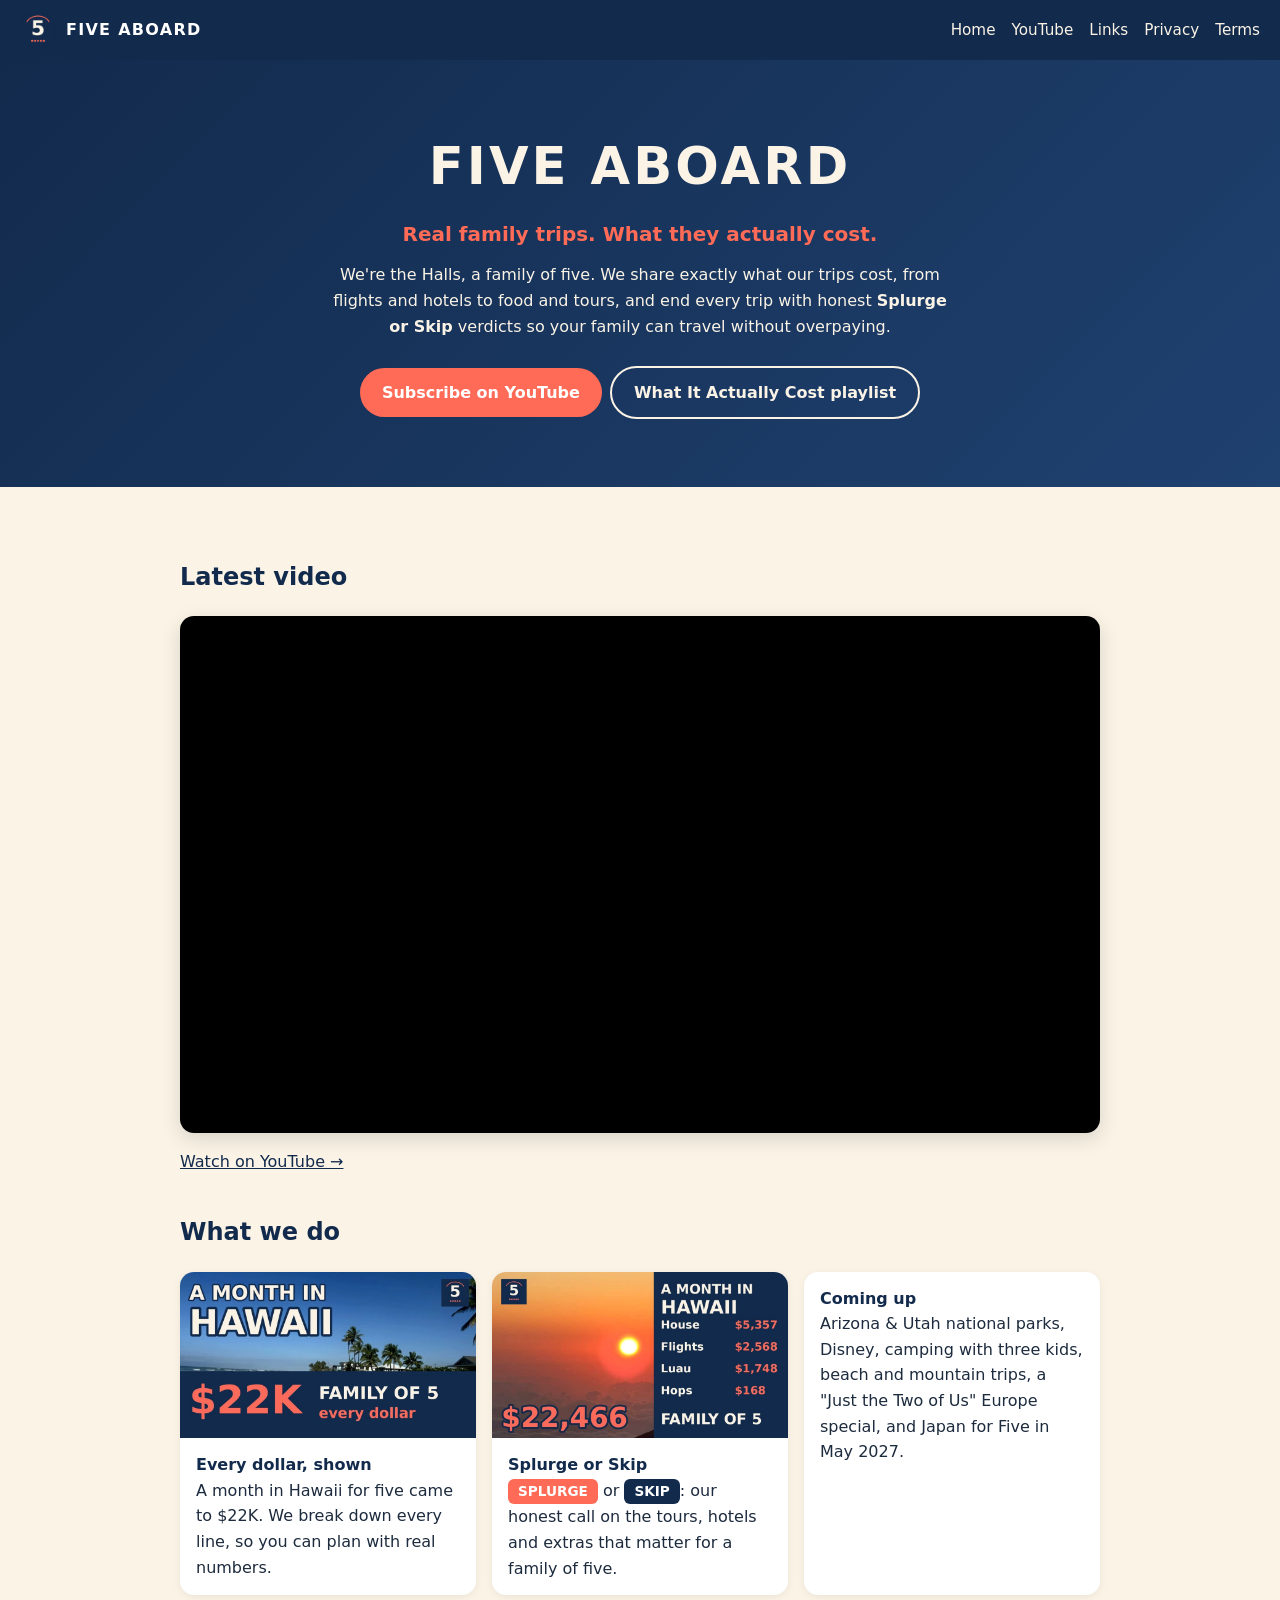
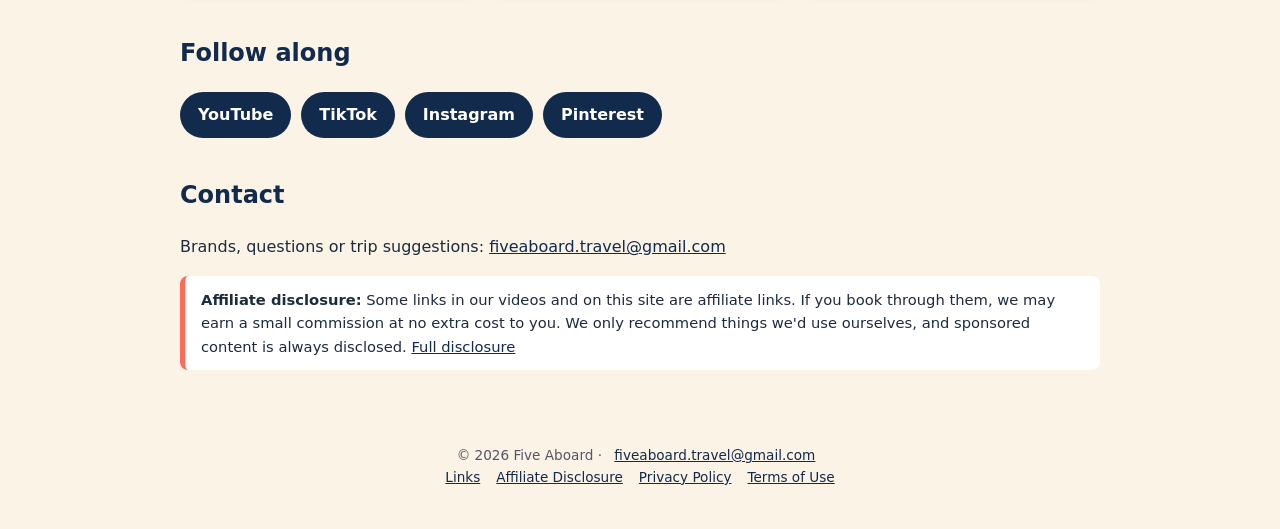
<file: index.html>
<!doctype html><html lang="en"><head><meta charset="utf-8"><meta name="viewport" content="width=device-width,initial-scale=1"><link rel="icon" href="img/favicon.png"><link rel="stylesheet" href="style.css"><title>Five Aboard: Real family trips, what they actually cost</title>
<meta name="description" content="Five Aboard is a family-of-five travel channel: real trips, real costs, and honest Splurge or Skip verdicts.">
</head><body><header class="nav"><a class="brand" href="index.html"><img src="img/logo-5-navy.png" alt="">FIVE ABOARD</a><nav><a href="index.html">Home</a><a href="https://www.youtube.com/@fiveaboardtravel">YouTube</a><a href="links.html">Links</a><a href="privacy.html">Privacy</a><a href="terms.html">Terms</a></nav></header>
<section class="hero"><h1>FIVE ABOARD</h1><p class="tag">Real family trips. What they actually cost.</p>
<p>We're the Halls, a family of five. We share exactly what our trips cost, from flights and hotels to food and tours, and end every trip with honest <strong>Splurge or Skip</strong> verdicts so your family can travel without overpaying.</p>
<a class="btn" href="https://www.youtube.com/@fiveaboardtravel?sub_confirmation=1">Subscribe on YouTube</a><a class="btn alt" href="https://www.youtube.com/playlist?list=PLPynmuIqRgtA">What It Actually Cost playlist</a></section>
<main>
<h2>Latest video</h2>
<div class="video"><iframe src="https://www.youtube-nocookie.com/embed/D6yDVHMlErk" title="Five Aboard latest video" loading="lazy" allow="encrypted-media; picture-in-picture" allowfullscreen></iframe></div>
<p><a href="https://youtu.be/D6yDVHMlErk">Watch on YouTube →</a></p>
<h2>What we do</h2>
<div class="grid">
<div class="card"><img src="img/hawaii.jpg" alt="Hawaii beach with palm trees: A Month in Hawaii, $22K, family of 5"><div><strong>Every dollar, shown</strong><br>A month in Hawaii for five came to $22K. We break down every line, so you can plan with real numbers.</div></div>
<div class="card"><img src="img/receipts.jpg" alt="Hawaii sunset with cost breakdown: house, flights, luau"><div><strong>Splurge or Skip</strong><br><span class="verdict splurge">SPLURGE</span> or <span class="verdict skip">SKIP</span>: our honest call on the tours, hotels and extras that matter for a family of five.</div></div>
<div class="card"><div><strong>Coming up</strong><br>Arizona &amp; Utah national parks, Disney, camping with three kids, beach and mountain trips, a "Just the Two of Us" Europe special, and Japan for Five in May 2027.</div></div>
</div>
<h2>Follow along</h2>
<div class="social"><a href="https://www.youtube.com/@fiveaboardtravel">YouTube</a><a href="https://www.tiktok.com/@fiveaboard">TikTok</a><a href="https://www.instagram.com/fiveaboard">Instagram</a><a href="https://www.pinterest.com/fiveaboard">Pinterest</a></div>
<h2>Contact</h2>
<p>Brands, questions or trip suggestions: <a href="mailto:fiveaboard.travel@gmail.com">fiveaboard.travel@gmail.com</a></p>
<p class="note"><strong>Affiliate disclosure:</strong> Some links in our videos and on this site are affiliate links. If you book through them, we may earn a small commission at no extra cost to you. We only recommend things we'd use ourselves, and sponsored content is always disclosed. <a href="disclosure.html">Full disclosure</a></p>
</main><footer>© 2026 Five Aboard · <a href="mailto:fiveaboard.travel@gmail.com">fiveaboard.travel@gmail.com</a><br><a href="links.html">Links</a><a href="disclosure.html">Affiliate Disclosure</a><a href="privacy.html">Privacy Policy</a><a href="terms.html">Terms of Use</a></footer></body></html>
</file>
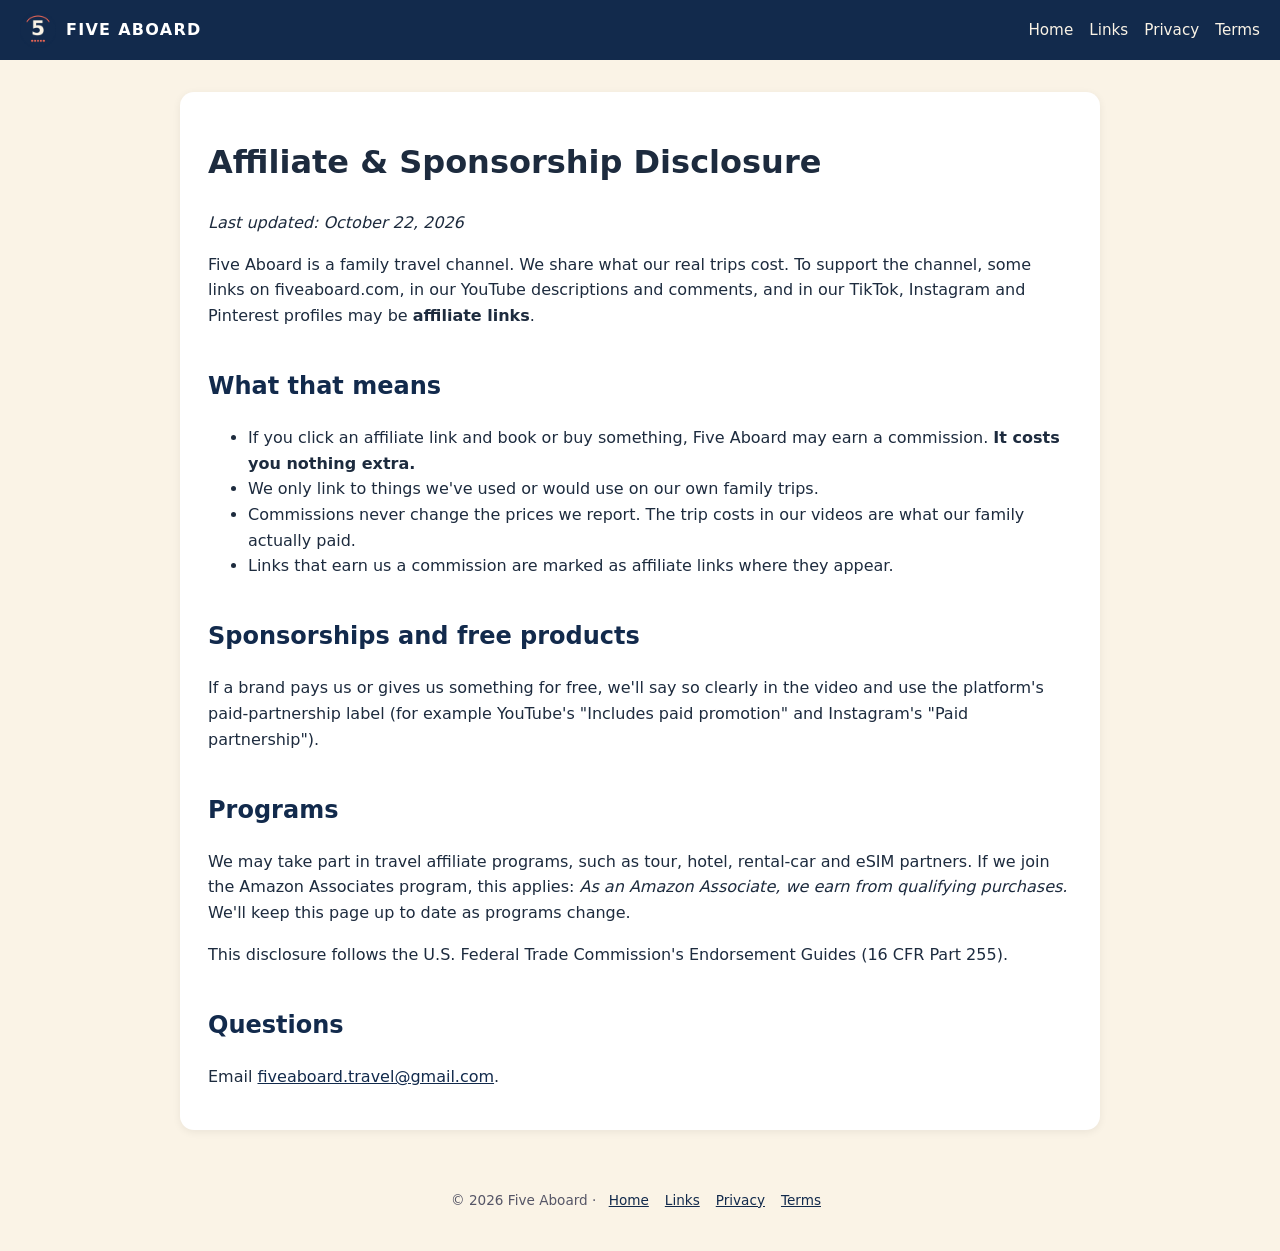
<file: disclosure.html>
<!doctype html><html lang="en"><head><meta charset="utf-8"><meta name="viewport" content="width=device-width,initial-scale=1"><link rel="icon" href="img/favicon.png"><link rel="stylesheet" href="style.css"><title>Affiliate Disclosure | Five Aboard</title></head><body>
<header class="nav"><a class="brand" href="index.html"><img src="img/logo-5-navy.png" alt="">FIVE ABOARD</a><nav><a href="index.html">Home</a><a href="links.html">Links</a><a href="privacy.html">Privacy</a><a href="terms.html">Terms</a></nav></header>
<main><div class="doc">
<h1>Affiliate &amp; Sponsorship Disclosure</h1>
<p><em>Last updated: October 22, 2026</em></p>
<p>Five Aboard is a family travel channel. We share what our real trips cost. To support the channel, some links on fiveaboard.com, in our YouTube descriptions and comments, and in our TikTok, Instagram and Pinterest profiles may be <strong>affiliate links</strong>.</p>
<h2>What that means</h2>
<ul>
<li>If you click an affiliate link and book or buy something, Five Aboard may earn a commission. <strong>It costs you nothing extra.</strong></li>
<li>We only link to things we've used or would use on our own family trips.</li>
<li>Commissions never change the prices we report. The trip costs in our videos are what our family actually paid.</li>
<li>Links that earn us a commission are marked as affiliate links where they appear.</li>
</ul>
<h2>Sponsorships and free products</h2>
<p>If a brand pays us or gives us something for free, we'll say so clearly in the video and use the platform's paid-partnership label (for example YouTube's "Includes paid promotion" and Instagram's "Paid partnership").</p>
<h2>Programs</h2>
<p>We may take part in travel affiliate programs, such as tour, hotel, rental-car and eSIM partners. If we join the Amazon Associates program, this applies: <em>As an Amazon Associate, we earn from qualifying purchases.</em> We'll keep this page up to date as programs change.</p>
<p>This disclosure follows the U.S. Federal Trade Commission's Endorsement Guides (16 CFR Part 255).</p>
<h2>Questions</h2>
<p>Email <a href="mailto:fiveaboard.travel@gmail.com">fiveaboard.travel@gmail.com</a>.</p>
</div></main>
<footer>© 2026 Five Aboard · <a href="index.html">Home</a><a href="links.html">Links</a><a href="privacy.html">Privacy</a><a href="terms.html">Terms</a></footer></body></html>
</file>
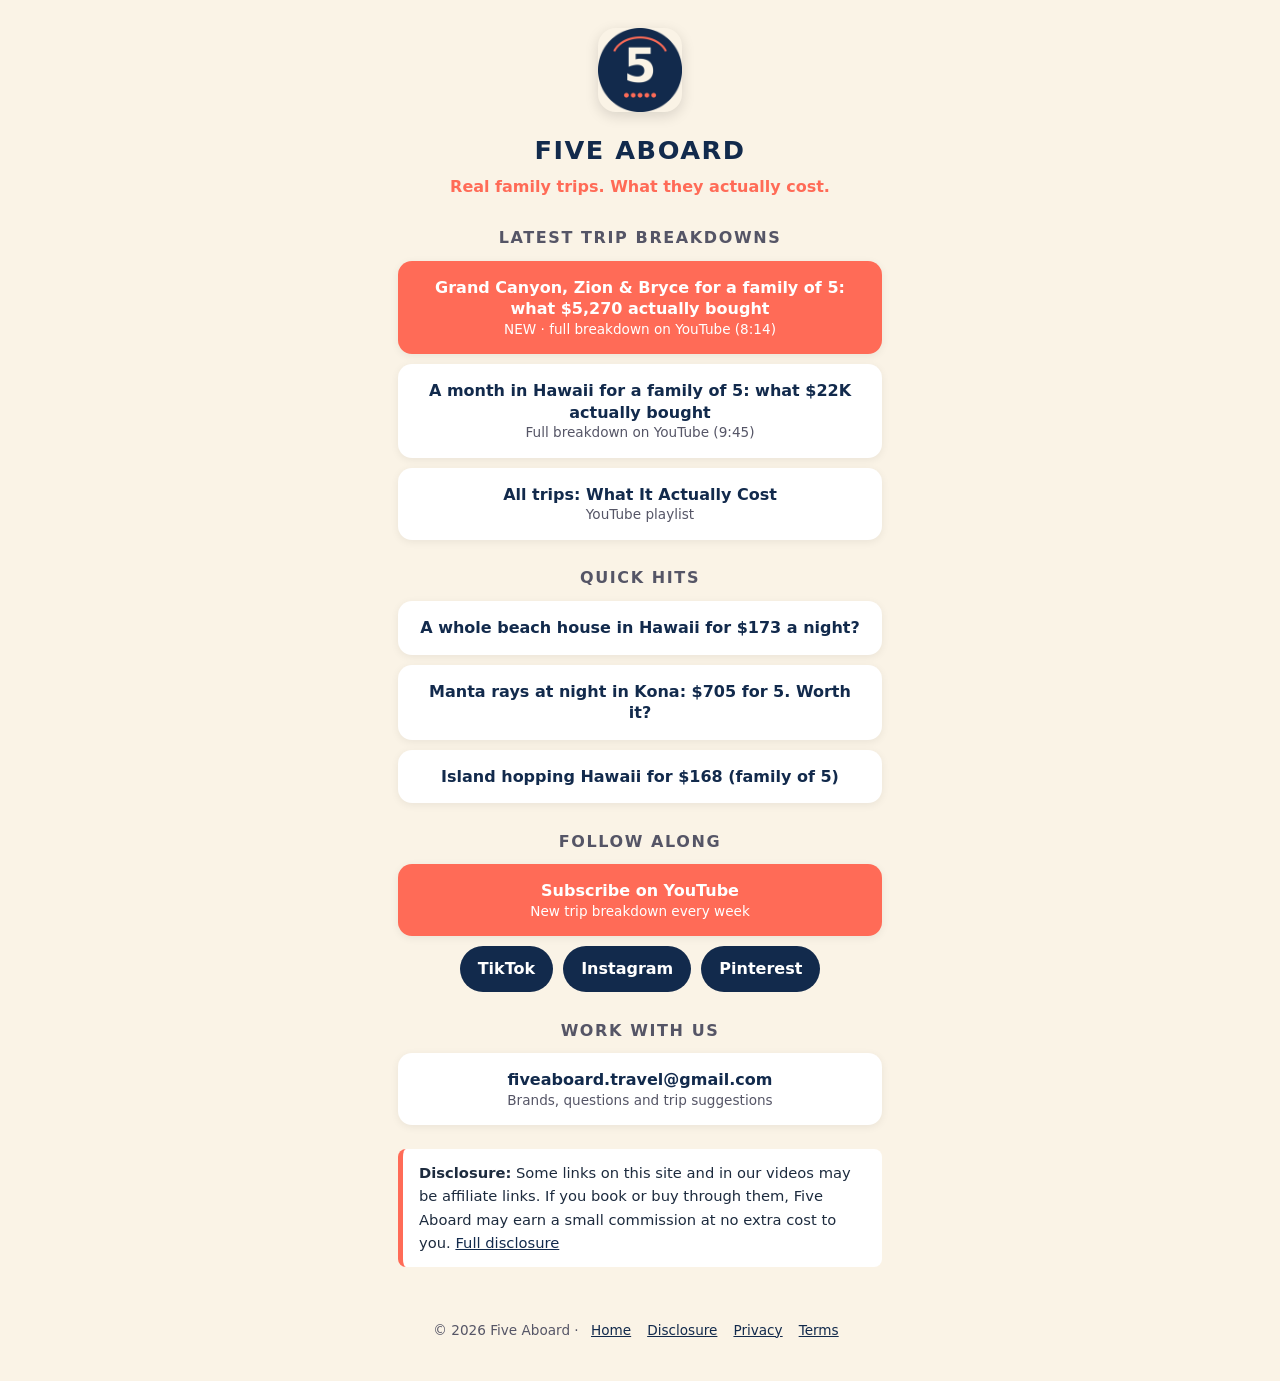
<file: links.html>
<!doctype html><html lang="en"><head><meta charset="utf-8"><meta name="viewport" content="width=device-width,initial-scale=1"><link rel="icon" href="img/favicon.png"><link rel="stylesheet" href="style.css"><title>Five Aboard: Links</title>
<meta name="description" content="Five Aboard links: our latest family-of-5 trip cost breakdowns, Shorts and socials.">
<style>
.lk{max-width:520px;margin:auto;padding:28px 18px 10px;text-align:center}
.lk img.logo{width:84px;height:84px;border-radius:18px;box-shadow:0 4px 14px #0002}
.lk h1{color:var(--navy);margin:.4em 0 0;letter-spacing:.06em;font-size:1.6rem}
.lk .tag{color:var(--coral);font-weight:700;margin:.2em 0 1.2em}
.lk a.b,.lk span.b{display:block;background:#fff;color:var(--navy);text-decoration:none;font-weight:700;padding:14px 16px;border-radius:14px;margin:10px 0;box-shadow:0 2px 8px #0001;border:2px solid transparent;line-height:1.35}
.lk a.b:hover{border-color:var(--coral)}
.lk a.b small,.lk span.b small{display:block;font-weight:500;color:#556;font-size:.85rem}
.lk a.b.hot{background:var(--coral);color:#fff}.lk a.b.hot small{color:#fff}
.lk span.b{opacity:.75}
.lk h2{font-size:1rem;text-transform:uppercase;letter-spacing:.1em;color:#556;margin:1.6em 0 .3em}
.lk .social{justify-content:center}
.lk .note{text-align:left;margin-top:1.6em}
</style></head><body>
<div class="lk">
<img class="logo" src="img/logo-5-navy.png" alt="Five Aboard logo">
<h1>FIVE ABOARD</h1>
<p class="tag">Real family trips. What they actually cost.</p>

<h2>Latest trip breakdowns</h2>
<div id="azut"><span class="b">Grand Canyon, Zion &amp; Bryce for a family of 5: what $5,270 actually bought<small>New on YouTube Sat, Oct 24</small></span></div>
<a class="b" href="https://youtu.be/D6yDVHMlErk">A month in Hawaii for a family of 5: what $22K actually bought<small>Full breakdown on YouTube (9:45)</small></a>
<a class="b" href="https://www.youtube.com/playlist?list=PLPynmuIqRgtA">All trips: What It Actually Cost<small>YouTube playlist</small></a>

<h2>Quick hits</h2>
<a class="b" href="https://youtube.com/shorts/dHqZri340d4">A whole beach house in Hawaii for $173 a night?</a>
<a class="b" href="https://youtube.com/shorts/AkrXOXR7y1Q">Manta rays at night in Kona: $705 for 5. Worth it?</a>
<a class="b" href="https://youtube.com/shorts/NGJHR2--SuE">Island hopping Hawaii for $168 (family of 5)</a>

<h2>Follow along</h2>
<a class="b hot" href="https://www.youtube.com/@fiveaboardtravel?sub_confirmation=1">Subscribe on YouTube<small>New trip breakdown every week</small></a>
<div class="social"><a href="https://www.tiktok.com/@fiveaboard">TikTok</a><a href="https://www.instagram.com/fiveaboard">Instagram</a><a href="https://www.pinterest.com/fiveaboard">Pinterest</a></div>

<h2>Work with us</h2>
<a class="b" href="mailto:fiveaboard.travel@gmail.com">fiveaboard.travel@gmail.com<small>Brands, questions and trip suggestions</small></a>

<p class="note"><strong>Disclosure:</strong> Some links on this site and in our videos may be affiliate links. If you book or buy through them, Five Aboard may earn a small commission at no extra cost to you. <a href="disclosure.html">Full disclosure</a></p>
</div>
<footer>© 2026 Five Aboard · <a href="index.html">Home</a><a href="disclosure.html">Disclosure</a><a href="privacy.html">Privacy</a><a href="terms.html">Terms</a></footer>
<script>
// AZ & UT video goes public Sat Oct 24, 2026, 9 AM ET (13:00 UTC); switch to a live link automatically.
if(Date.now()>=Date.UTC(2026,9,24,13,0)){document.getElementById('azut').innerHTML='<a class="b hot" href="https://youtu.be/m7JnMHg_lOo">Grand Canyon, Zion &amp; Bryce for a family of 5: what $5,270 actually bought<small>NEW · full breakdown on YouTube (8:14)</small></a>';}
</script>
</body></html>
</file>
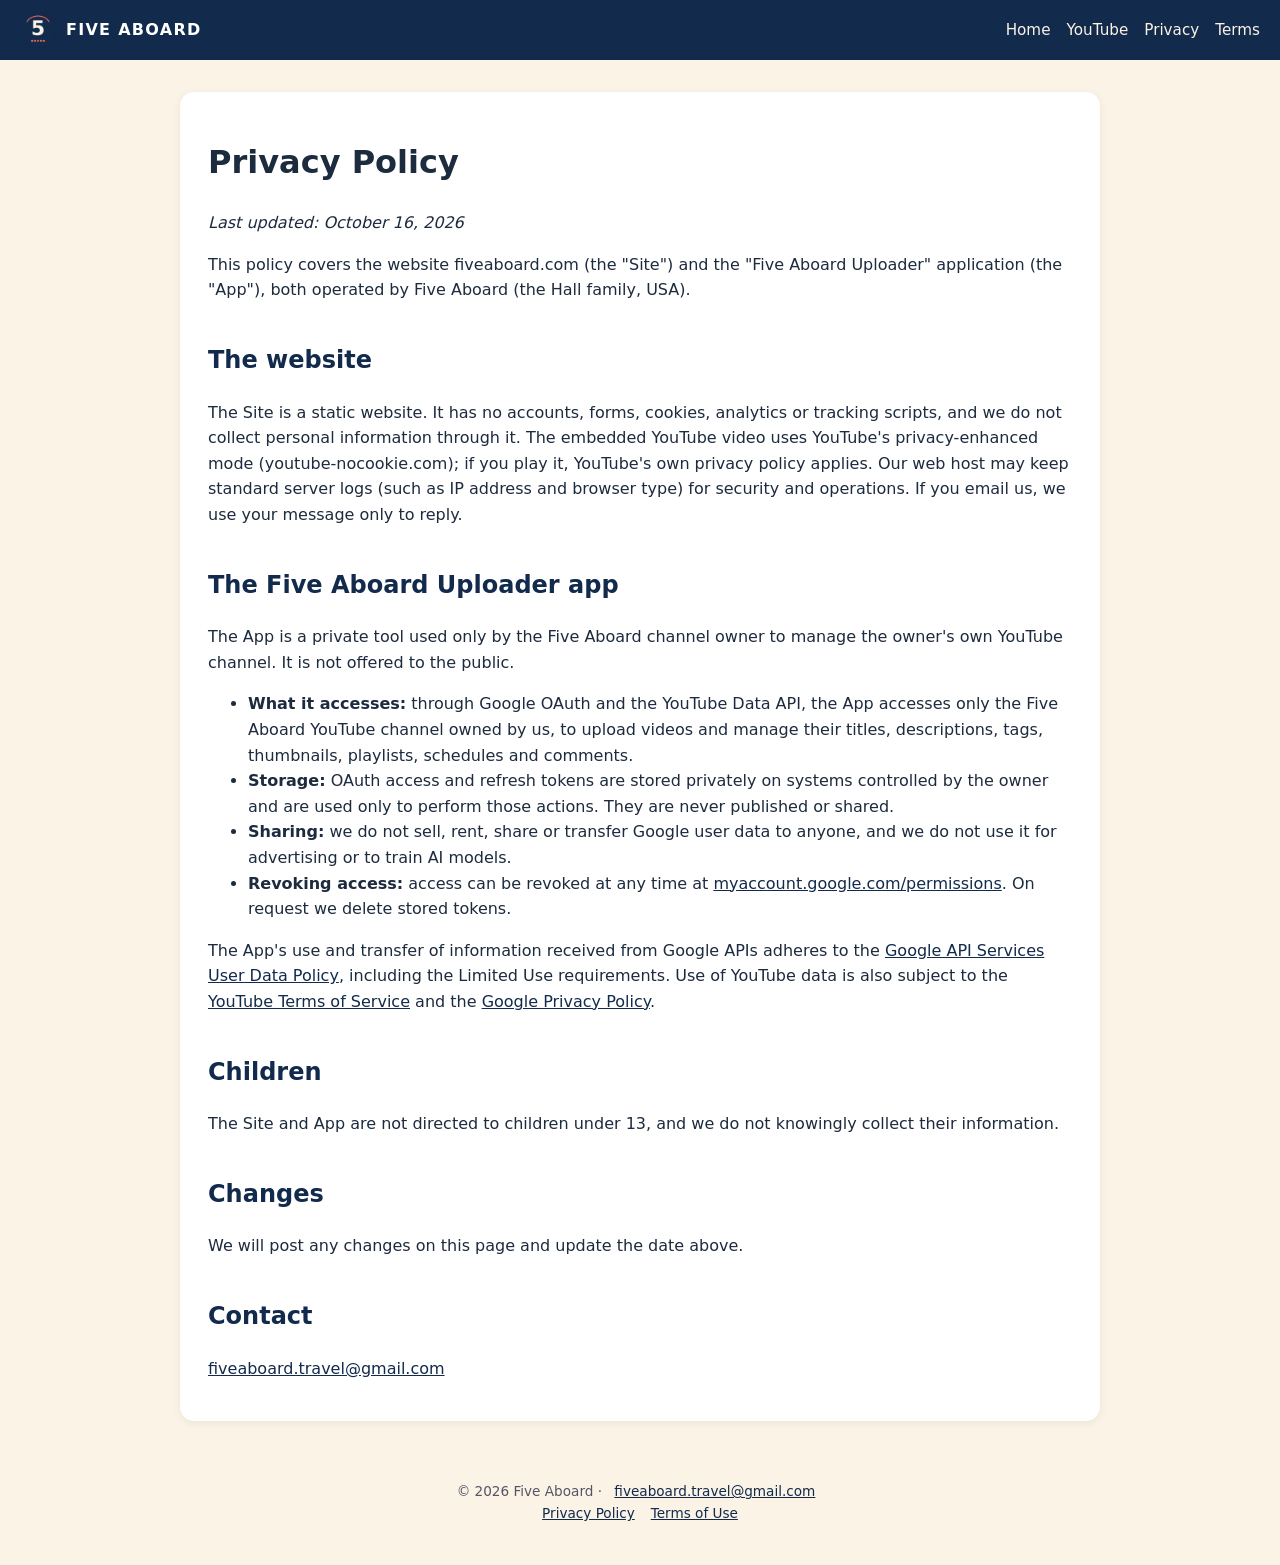
<file: privacy.html>
<!doctype html><html lang="en"><head><meta charset="utf-8"><meta name="viewport" content="width=device-width,initial-scale=1"><link rel="icon" href="img/favicon.png"><link rel="stylesheet" href="style.css"><title>Privacy Policy | Five Aboard</title></head><body><header class="nav"><a class="brand" href="index.html"><img src="img/logo-5-navy.png" alt="">FIVE ABOARD</a><nav><a href="index.html">Home</a><a href="https://www.youtube.com/@fiveaboardtravel">YouTube</a><a href="privacy.html">Privacy</a><a href="terms.html">Terms</a></nav></header><main><div class="doc">
<h1>Privacy Policy</h1><p><em>Last updated: October 16, 2026</em></p>
<p>This policy covers the website fiveaboard.com (the "Site") and the "Five Aboard Uploader" application (the "App"), both operated by Five Aboard (the Hall family, USA).</p>
<h2>The website</h2>
<p>The Site is a static website. It has no accounts, forms, cookies, analytics or tracking scripts, and we do not collect personal information through it. The embedded YouTube video uses YouTube's privacy-enhanced mode (youtube-nocookie.com); if you play it, YouTube's own privacy policy applies. Our web host may keep standard server logs (such as IP address and browser type) for security and operations. If you email us, we use your message only to reply.</p>
<h2>The Five Aboard Uploader app</h2>
<p>The App is a private tool used only by the Five Aboard channel owner to manage the owner's own YouTube channel. It is not offered to the public.</p>
<ul>
<li><strong>What it accesses:</strong> through Google OAuth and the YouTube Data API, the App accesses only the Five Aboard YouTube channel owned by us, to upload videos and manage their titles, descriptions, tags, thumbnails, playlists, schedules and comments.</li>
<li><strong>Storage:</strong> OAuth access and refresh tokens are stored privately on systems controlled by the owner and are used only to perform those actions. They are never published or shared.</li>
<li><strong>Sharing:</strong> we do not sell, rent, share or transfer Google user data to anyone, and we do not use it for advertising or to train AI models.</li>
<li><strong>Revoking access:</strong> access can be revoked at any time at <a href="https://myaccount.google.com/permissions">myaccount.google.com/permissions</a>. On request we delete stored tokens.</li>
</ul>
<p>The App's use and transfer of information received from Google APIs adheres to the <a href="https://developers.google.com/terms/api-services-user-data-policy">Google API Services User Data Policy</a>, including the Limited Use requirements. Use of YouTube data is also subject to the <a href="https://www.youtube.com/t/terms">YouTube Terms of Service</a> and the <a href="https://policies.google.com/privacy">Google Privacy Policy</a>.</p>
<h2>Children</h2><p>The Site and App are not directed to children under 13, and we do not knowingly collect their information.</p>
<h2>Changes</h2><p>We will post any changes on this page and update the date above.</p>
<h2>Contact</h2><p><a href="mailto:fiveaboard.travel@gmail.com">fiveaboard.travel@gmail.com</a></p>
</div></main><footer>© 2026 Five Aboard · <a href="mailto:fiveaboard.travel@gmail.com">fiveaboard.travel@gmail.com</a><br><a href="privacy.html">Privacy Policy</a><a href="terms.html">Terms of Use</a></footer></body></html>
</file>
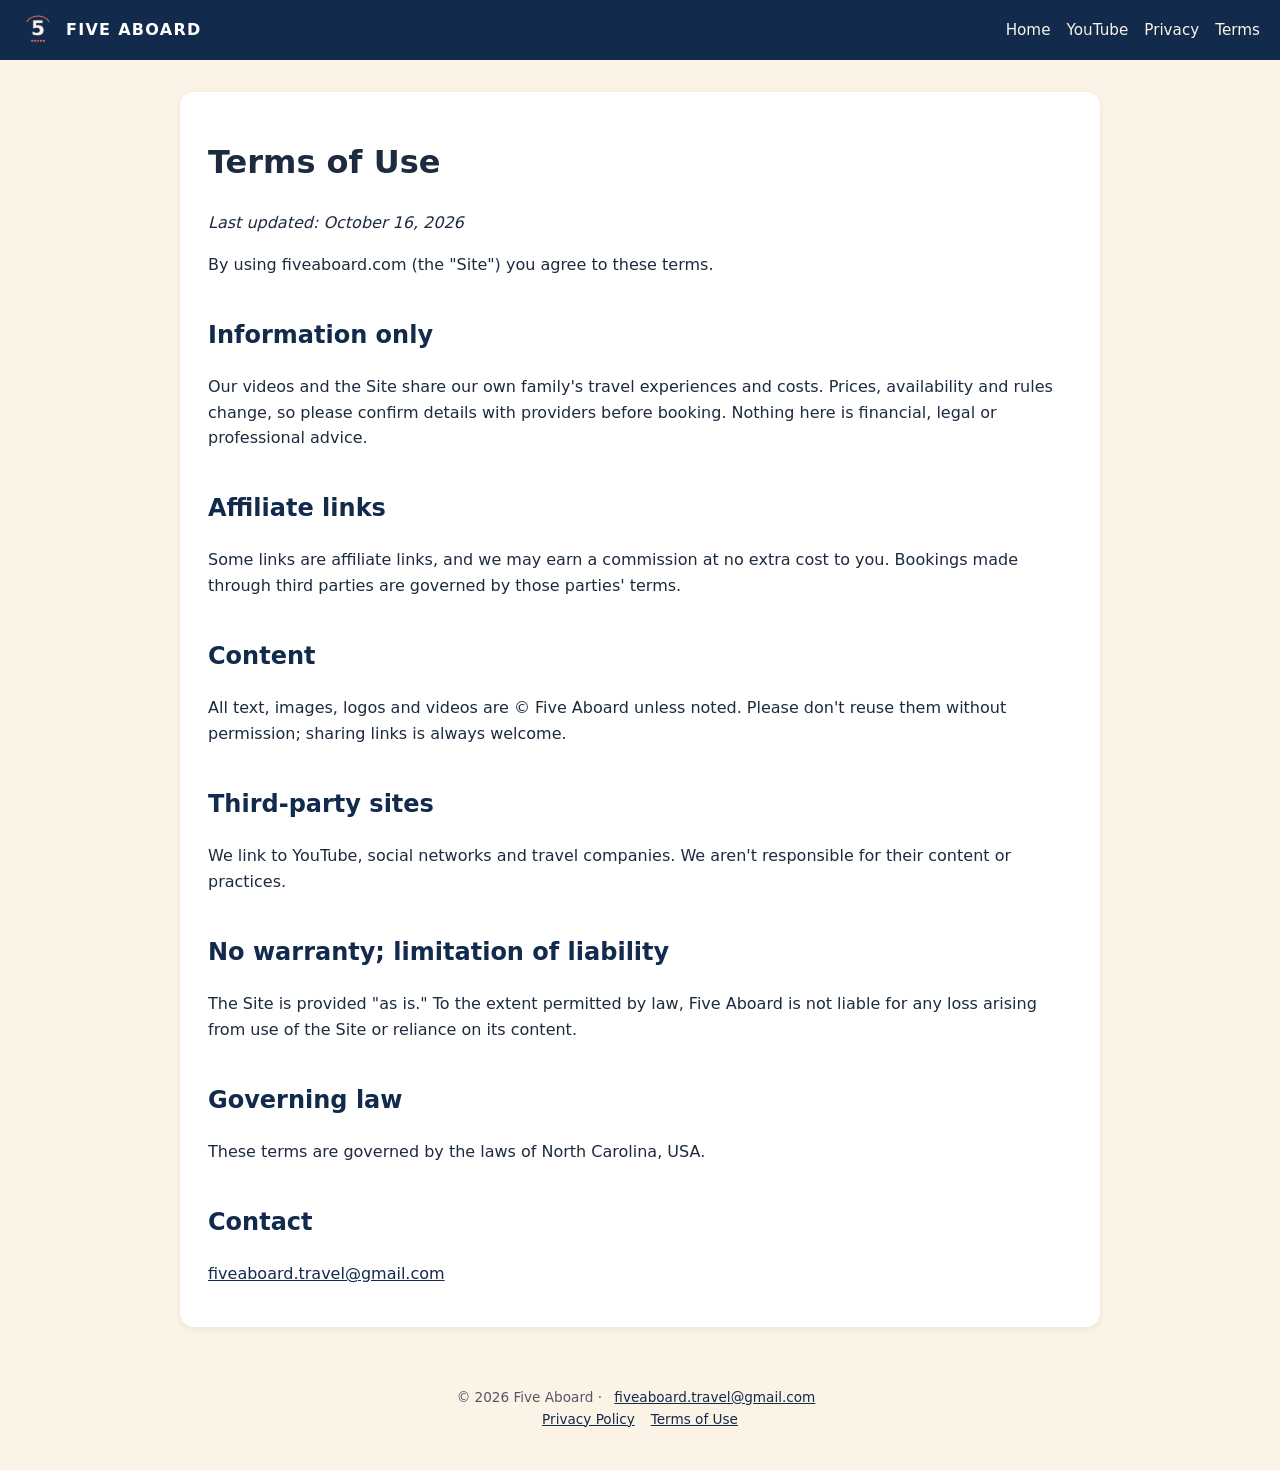
<file: terms.html>
<!doctype html><html lang="en"><head><meta charset="utf-8"><meta name="viewport" content="width=device-width,initial-scale=1"><link rel="icon" href="img/favicon.png"><link rel="stylesheet" href="style.css"><title>Terms of Use | Five Aboard</title></head><body><header class="nav"><a class="brand" href="index.html"><img src="img/logo-5-navy.png" alt="">FIVE ABOARD</a><nav><a href="index.html">Home</a><a href="https://www.youtube.com/@fiveaboardtravel">YouTube</a><a href="privacy.html">Privacy</a><a href="terms.html">Terms</a></nav></header><main><div class="doc">
<h1>Terms of Use</h1><p><em>Last updated: October 16, 2026</em></p>
<p>By using fiveaboard.com (the "Site") you agree to these terms.</p>
<h2>Information only</h2><p>Our videos and the Site share our own family's travel experiences and costs. Prices, availability and rules change, so please confirm details with providers before booking. Nothing here is financial, legal or professional advice.</p>
<h2>Affiliate links</h2><p>Some links are affiliate links, and we may earn a commission at no extra cost to you. Bookings made through third parties are governed by those parties' terms.</p>
<h2>Content</h2><p>All text, images, logos and videos are © Five Aboard unless noted. Please don't reuse them without permission; sharing links is always welcome.</p>
<h2>Third-party sites</h2><p>We link to YouTube, social networks and travel companies. We aren't responsible for their content or practices.</p>
<h2>No warranty; limitation of liability</h2><p>The Site is provided "as is." To the extent permitted by law, Five Aboard is not liable for any loss arising from use of the Site or reliance on its content.</p>
<h2>Governing law</h2><p>These terms are governed by the laws of North Carolina, USA.</p>
<h2>Contact</h2><p><a href="mailto:fiveaboard.travel@gmail.com">fiveaboard.travel@gmail.com</a></p>
</div></main><footer>© 2026 Five Aboard · <a href="mailto:fiveaboard.travel@gmail.com">fiveaboard.travel@gmail.com</a><br><a href="privacy.html">Privacy Policy</a><a href="terms.html">Terms of Use</a></footer></body></html>
</file>
<file: style.css>
:root{--navy:#122a4c;--coral:#ff6b57;--sand:#faf3e6;--ink:#1d2b3e}
*{box-sizing:border-box}
body{margin:0;font-family:system-ui,-apple-system,"Segoe UI",Roboto,sans-serif;background:var(--sand);color:var(--ink);line-height:1.6}
a{color:var(--navy)}
.nav{background:var(--navy);display:flex;align-items:center;justify-content:space-between;padding:12px 20px;flex-wrap:wrap;gap:8px}
.nav .brand{display:flex;align-items:center;gap:10px;color:#fff;text-decoration:none;font-weight:800;letter-spacing:.08em}
.nav .brand img{width:36px;height:36px;border-radius:6px}
.nav nav a{color:var(--sand);text-decoration:none;margin-left:16px;font-size:.95rem}
.hero{background:linear-gradient(135deg,var(--navy),#1f4170);color:var(--sand);text-align:center;padding:56px 20px 64px}
.hero h1{font-size:clamp(2rem,6vw,3.2rem);margin:.2em 0;letter-spacing:.06em}
.hero .tag{color:var(--coral);font-size:1.25rem;font-weight:700;margin:0 auto .6em}
.hero p{max-width:620px;margin:0 auto 1.4em}
.btn{display:inline-block;background:var(--coral);color:#fff;text-decoration:none;font-weight:700;padding:12px 22px;border-radius:999px;margin:4px}
.btn.alt{background:transparent;border:2px solid var(--sand);color:var(--sand)}
main{max-width:960px;margin:auto;padding:32px 20px}
h2{color:var(--navy);margin-top:1.6em}
.video{position:relative;padding-top:56.25%;border-radius:14px;overflow:hidden;box-shadow:0 6px 20px #0002;background:#000}
.video iframe{position:absolute;inset:0;width:100%;height:100%;border:0}
.grid{display:grid;grid-template-columns:repeat(auto-fit,minmax(240px,1fr));gap:16px}
.card{background:#fff;border-radius:14px;overflow:hidden;box-shadow:0 2px 8px #0001}
.card img{width:100%;display:block}
.card div{padding:14px 16px}
.card strong{color:var(--navy)}
.verdict{display:inline-block;font-weight:800;padding:2px 10px;border-radius:6px;font-size:.85rem}
.splurge{background:var(--coral);color:#fff}.skip{background:var(--navy);color:#fff}
.social{display:flex;flex-wrap:wrap;gap:10px}
.social a{background:var(--navy);color:#fff;text-decoration:none;padding:10px 18px;border-radius:999px;font-weight:600}
.note{background:#fff;border-left:5px solid var(--coral);padding:12px 16px;border-radius:8px;font-size:.92rem}
.doc{background:#fff;border-radius:14px;padding:24px 28px;box-shadow:0 2px 8px #0001}
footer{text-align:center;font-size:.85rem;color:#556;padding:28px 20px 40px}
footer a{margin:0 8px}
@media(max-width:560px){.nav nav a{margin:0 12px 0 0}.doc{padding:18px}}
</file>
